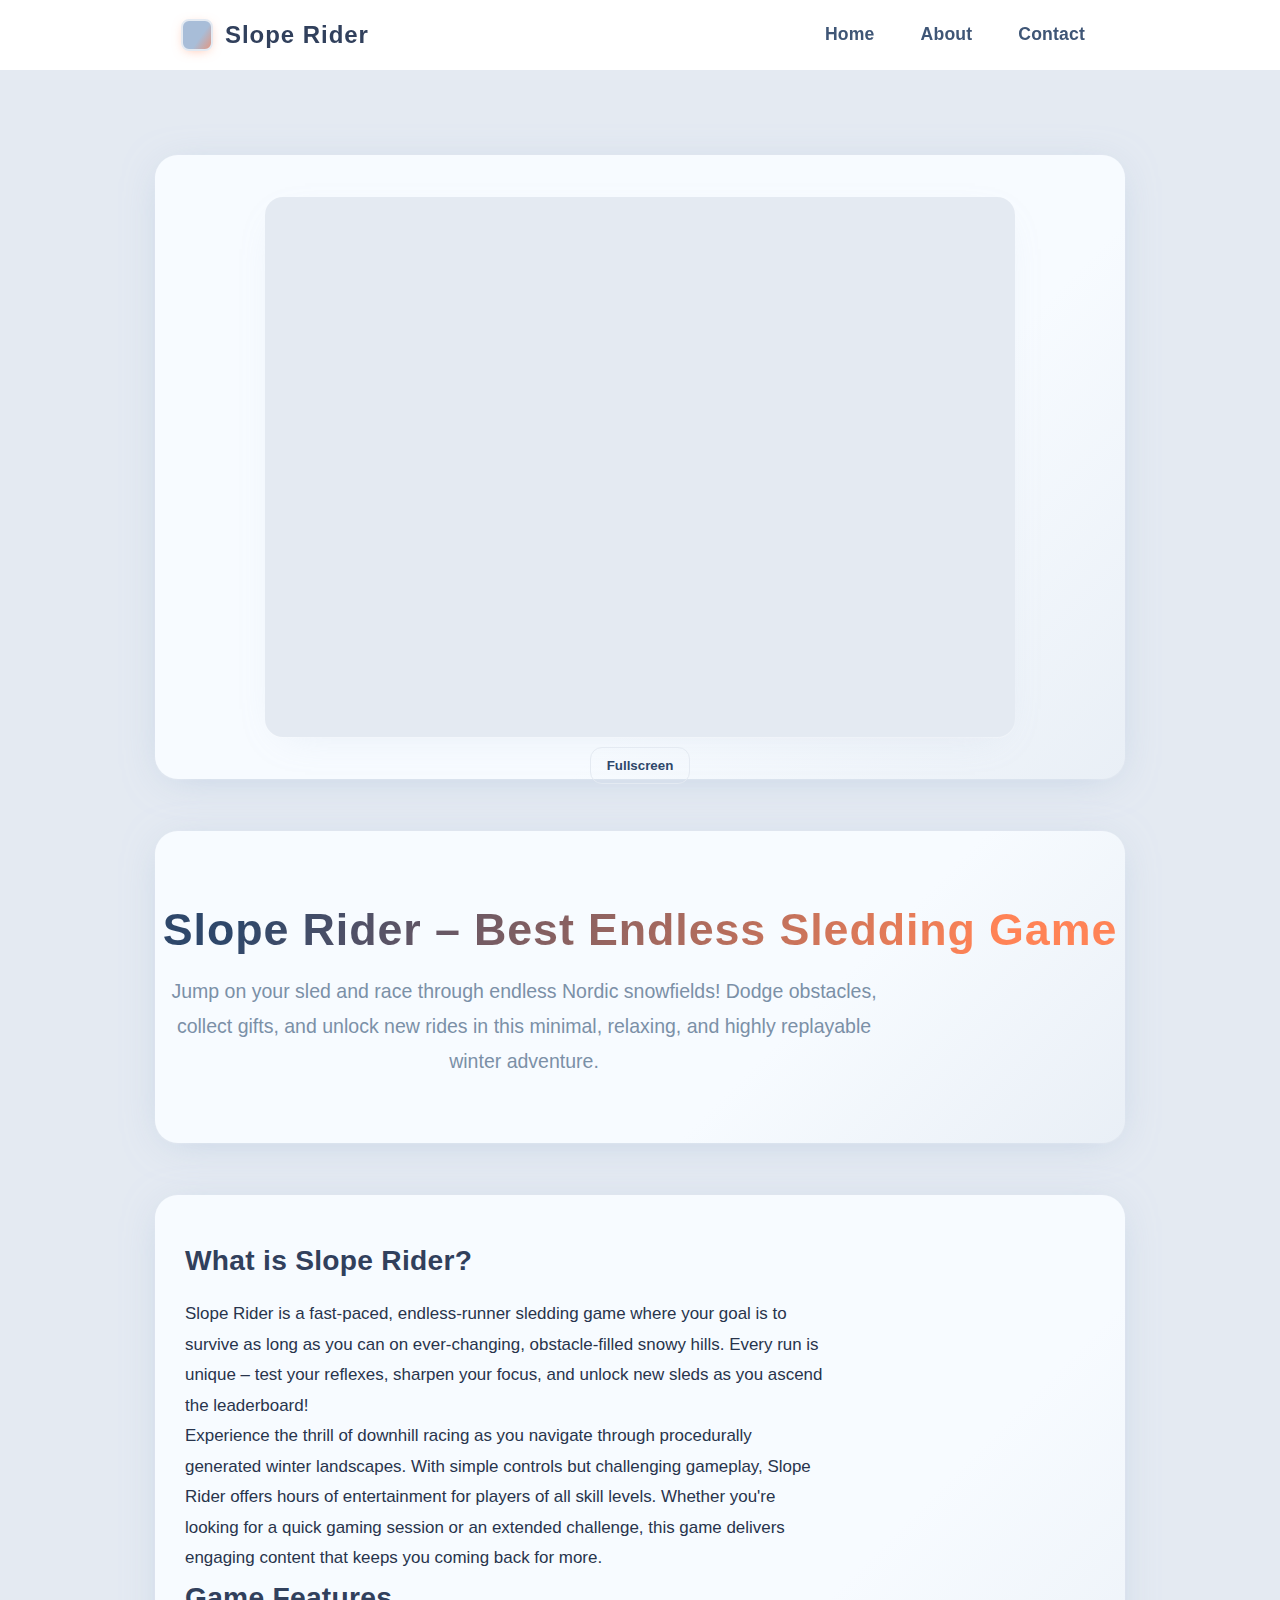
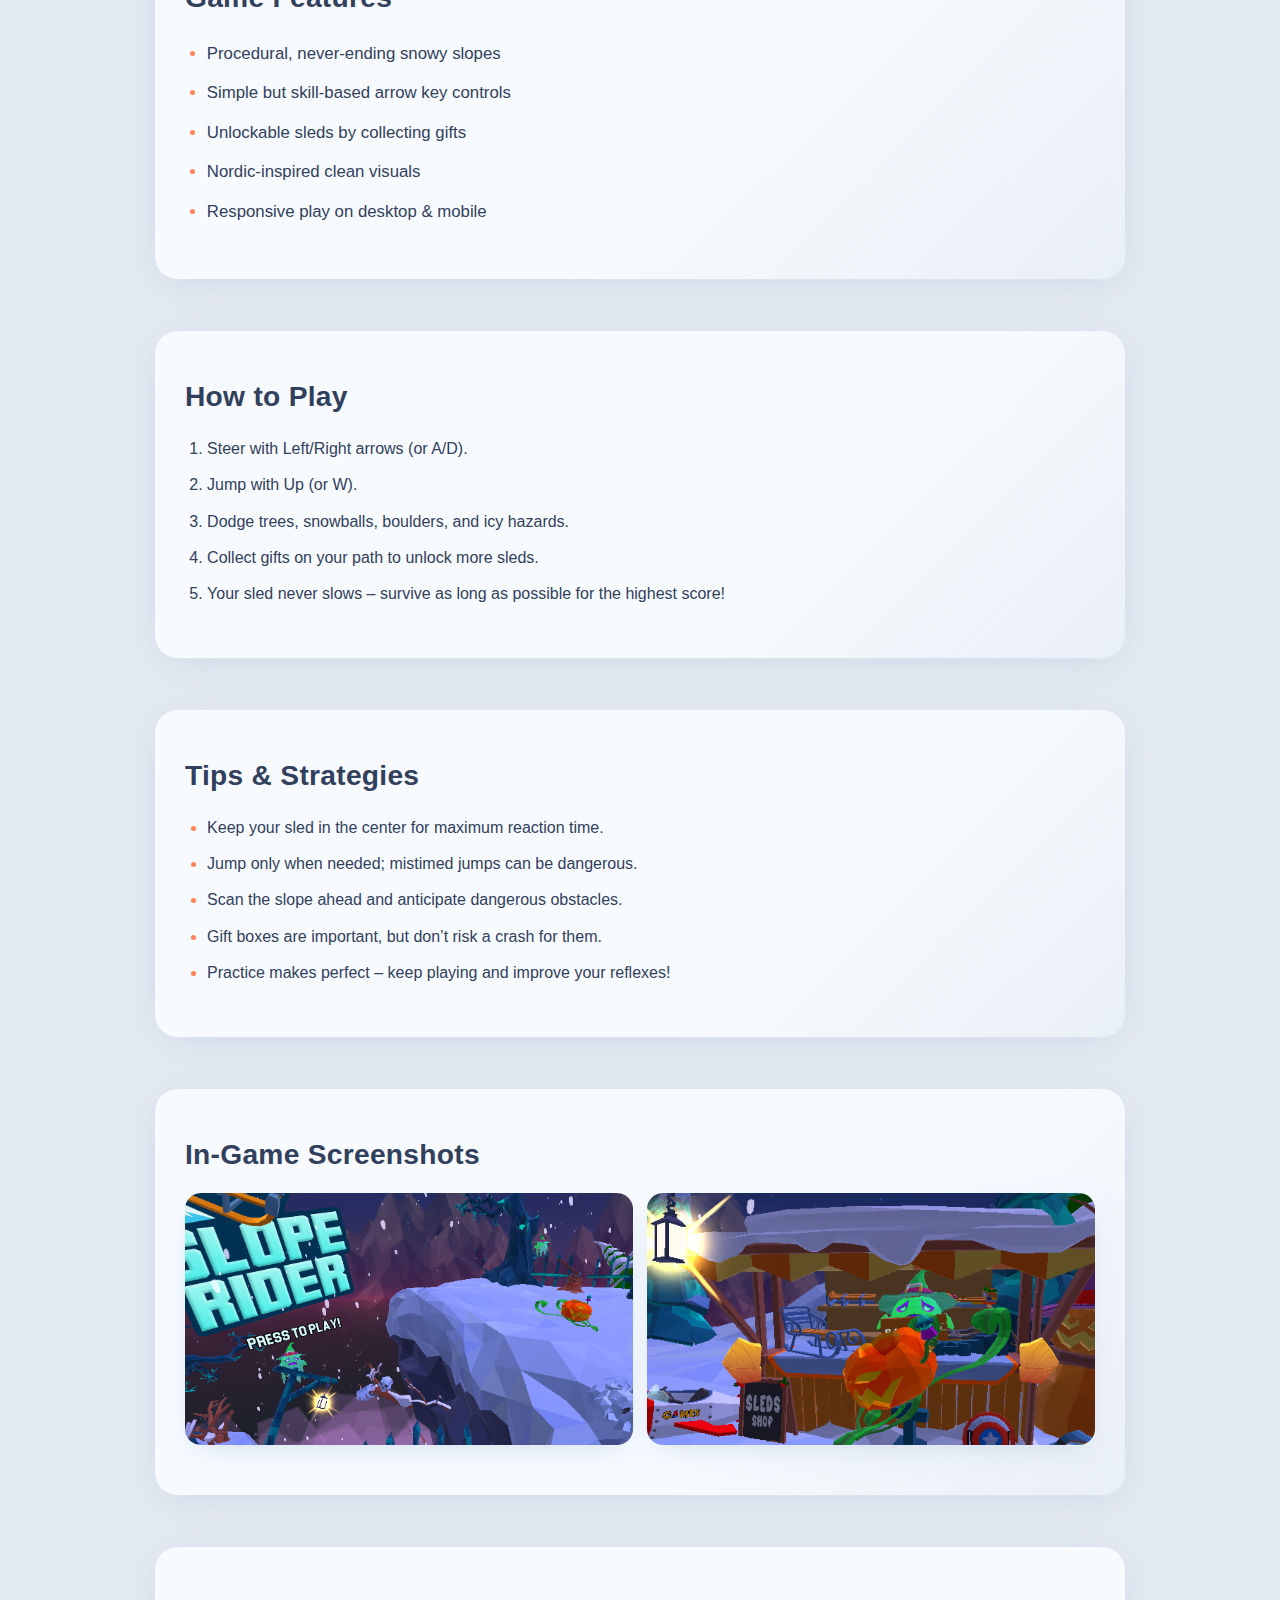
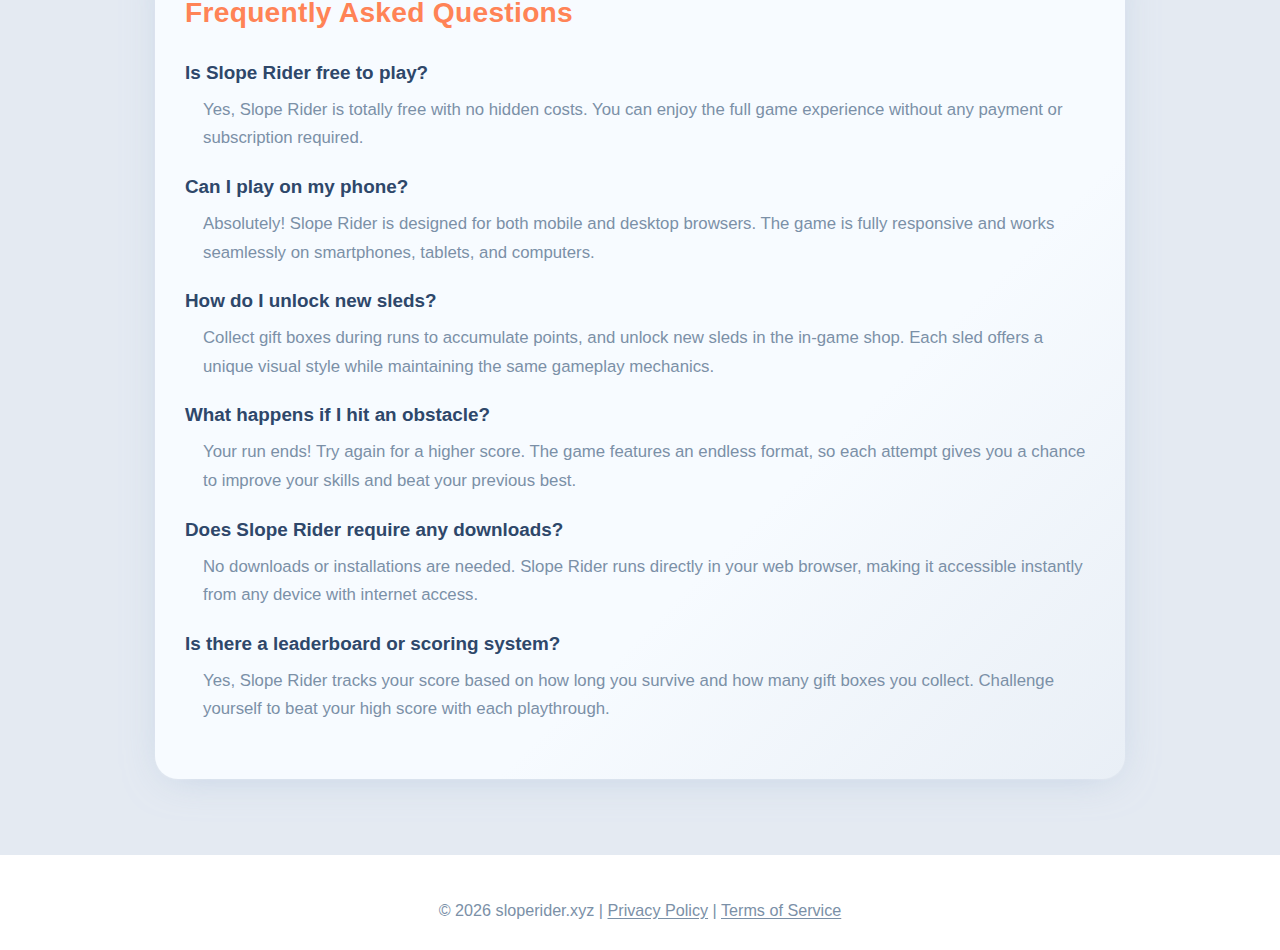
<file: index.html>
<!DOCTYPE html>
<html lang="en">
<head>
  <meta charset="utf-8" />
  <title>Slope Rider Online – Best Endless Sledding Game | sloperider.xyz</title>
  <meta name="description" content="Play Slope Rider, the best endless sledding game. Race downhill, dodge obstacles, unlock sleds, and challenge your reflexes. Enjoy this winter adventure now at sloperider.xyz!" />
  <meta name="viewport" content="width=device-width, initial-scale=1" />
  <link rel="canonical" href="https://sloperider.xyz/" />
  <meta property="og:type" content="website" />
  <meta property="og:site_name" content="Slope Rider" />
  <meta property="og:title" content="Slope Rider Online – Best Endless Sledding Game" />
  <meta property="og:description" content="Race through endless snowy slopes. Dodge obstacles, unlock sleds, and chase high scores at sloperider.xyz." />
  <meta property="og:url" content="https://sloperider.xyz/" />
  <meta property="og:image" content="https://sloperider.xyz/images/111.png" />
  <meta name="twitter:card" content="summary_large_image" />
  <meta name="twitter:title" content="Slope Rider – Best Endless Sledding Game" />
  <meta name="twitter:description" content="Fast, relaxing downhill sledding. Play free at sloperider.xyz." />
  <meta name="twitter:image" content="https://sloperider.xyz/images/111.png" />
  <meta name="google-adsense-account" content="ca-pub-1893638941587898" />
  <link rel="stylesheet" href="style-nordic.css" />
  <link rel="icon" type="image/x-icon" href="favicon.ico" />
  <link rel="shortcut icon" type="image/x-icon" href="favicon.ico" />
  <link rel="icon" type="image/png" href="favicon-32.png" sizes="32x32" />
  <link rel="apple-touch-icon" href="apple-touch-icon.png" sizes="180x180" />
  <style>
    html, body { background: #fff !important; }
    main { background: #E4EAF2 !important; padding: 32px 0 !important; min-height: 100vh !important; }
    section.card { 
      box-shadow: 0 6px 40px -12px #A8BDD8aa, 0 0.5px 2px #fff5 !important; 
      background: linear-gradient(135deg, #f7fbff 65%, #e9eff6 100%) !important; 
      margin-bottom: 44px !important; 
    }
  </style>
  <script async src="https://pagead2.googlesyndication.com/pagead/js/adsbygoogle.js?client=ca-pub-1893638941587898" crossorigin="anonymous"></script>
  <!-- Google tag (gtag.js) -->
  <script async src="https://www.googletagmanager.com/gtag/js?id=G-DZ15EXBSMH"></script>
  <script>
    window.dataLayer = window.dataLayer || [];
    function gtag(){dataLayer.push(arguments);} 
    gtag('js', new Date());

    gtag('config', 'G-DZ15EXBSMH');
  </script>
  <script type="application/ld+json">
  {
    "@context": "https://schema.org",
    "@type": "WebSite",
    "name": "Slope Rider",
    "url": "https://sloperider.xyz",
    "description": "Play Slope Rider, the best endless sledding game. Race downhill, dodge obstacles, unlock sleds, and challenge your reflexes.",
    "publisher": {
      "@type": "Organization",
      "name": "sloperider.xyz",
      "url": "https://sloperider.xyz"
    },
    "potentialAction": {
      "@type": "SearchAction",
      "target": "https://sloperider.xyz/?q={search_term_string}",
      "query-input": "required name=search_term_string"
    }
  }
  </script>
  <script type="application/ld+json">
  {
    "@context": "https://schema.org",
    "@type": "VideoGame",
    "name": "Slope Rider",
    "description": "An endless sledding game where you race downhill, dodge obstacles, unlock sleds, and challenge your reflexes.",
    "url": "https://sloperider.xyz",
    "gamePlatform": "Web Browser",
    "applicationCategory": "Game",
    "operatingSystem": "Any",
    "offers": {
      "@type": "Offer",
      "price": "0",
      "priceCurrency": "USD"
    },
    "aggregateRating": {
      "@type": "AggregateRating",
      "ratingValue": "4.5",
      "ratingCount": "100"
    }
  }
  </script>
  <script type="application/ld+json">
  {
    "@context": "https://schema.org",
    "@type": "FAQPage",
    "mainEntity": [
      {
        "@type": "Question",
        "name": "Is Slope Rider free to play?",
        "acceptedAnswer": {
          "@type": "Answer",
          "text": "Yes, Slope Rider is totally free with no hidden costs."
        }
      },
      {
        "@type": "Question",
        "name": "Can I play on my phone?",
        "acceptedAnswer": {
          "@type": "Answer",
          "text": "Absolutely! Slope Rider is designed for both mobile and desktop browsers."
        }
      },
      {
        "@type": "Question",
        "name": "How do I unlock new sleds?",
        "acceptedAnswer": {
          "@type": "Answer",
          "text": "Collect gift boxes during runs to accumulate points, and unlock new sleds in the in-game shop."
        }
      },
      {
        "@type": "Question",
        "name": "What happens if I hit an obstacle?",
        "acceptedAnswer": {
          "@type": "Answer",
          "text": "Your run ends! Try again for a higher score."
        }
      }
    ]
  }
  </script>
</head>
<body class="theme-nordic">
  <header>
    <nav class="container nav">
      <div class="brand">
        <span class="brand-badge"></span>
        <span>Slope Rider</span>
      </div>
      <div class="nav-links">
        <a href="index.html">Home</a>
        <a href="about.html">About</a>
        <a href="contact.html">Contact</a>
      </div>
    </nav>
  </header>
  <main>
    
    <section id="play" class="container gameplay card">
      <div class="game-box">
        <iframe class="game" src="https://azgames.io/slope-rider.embed" title="Slope Rider" loading="lazy" allowfullscreen allow="fullscreen"></iframe>
        <div class="game-actions">
          <button class="btn-ghost" id="fullscreenBtn" type="button">Fullscreen</button>
        </div>
      </div>
    </section>
    <section class="hero container card">
      <h1>Slope Rider – Best Endless Sledding Game</h1>
      <p class="hero-desc">Jump on your sled and race through endless Nordic snowfields! Dodge obstacles, collect gifts, and unlock new rides in this minimal, relaxing, and highly replayable winter adventure.</p>
    </section>
    <section class="container features card">
      <h2>What is Slope Rider?</h2>
      <p>Slope Rider is a fast-paced, endless-runner sledding game where your goal is to survive as long as you can on ever-changing, obstacle-filled snowy hills. Every run is unique – test your reflexes, sharpen your focus, and unlock new sleds as you ascend the leaderboard!</p>
      <p>Experience the thrill of downhill racing as you navigate through procedurally generated winter landscapes. With simple controls but challenging gameplay, Slope Rider offers hours of entertainment for players of all skill levels. Whether you're looking for a quick gaming session or an extended challenge, this game delivers engaging content that keeps you coming back for more.</p>
      <h2 id="features">Game Features</h2>
      <ul class="feature-list">
        <li>Procedural, never-ending snowy slopes</li>
        <li>Simple but skill-based arrow key controls</li>
        <li>Unlockable sleds by collecting gifts</li>
        <li>Nordic-inspired clean visuals</li>
        <li>Responsive play on desktop & mobile</li>
      </ul>
    </section>
    <section class="container how-to-play card">
      <h2>How to Play</h2>
      <ol>
        <li>Steer with Left/Right arrows (or A/D).</li>
        <li>Jump with Up (or W).</li>
        <li>Dodge trees, snowballs, boulders, and icy hazards.</li>
        <li>Collect gifts on your path to unlock more sleds.</li>
        <li>Your sled never slows – survive as long as possible for the highest score!</li>
      </ol>
    </section>
    <section class="container tips card">
      <h2>Tips & Strategies</h2>
      <ul>
        <li>Keep your sled in the center for maximum reaction time.</li>
        <li>Jump only when needed; mistimed jumps can be dangerous.</li>
        <li>Scan the slope ahead and anticipate dangerous obstacles.</li>
        <li>Gift boxes are important, but don’t risk a crash for them.</li>
        <li>Practice makes perfect – keep playing and improve your reflexes!</li>
      </ul>
    </section>
    <section class="container screens card">
      <h2>In‑Game Screenshots</h2>
      <div class="screens-grid">
        <figure class="shot">
          <img src="images/111.png" alt="Slope Rider screenshot – sled shop and winter scene" loading="lazy" />
        </figure>
        <figure class="shot">
          <img src="images/112.png" alt="Slope Rider screenshot – snowy cliff start area" loading="lazy" />
        </figure>
      </div>
    </section>
    <section class="container faq card">
      <h2>Frequently Asked Questions</h2>
      <dl>
        <dt>Is Slope Rider free to play?</dt>
        <dd>Yes, Slope Rider is totally free with no hidden costs. You can enjoy the full game experience without any payment or subscription required.</dd>
        <dt>Can I play on my phone?</dt>
        <dd>Absolutely! Slope Rider is designed for both mobile and desktop browsers. The game is fully responsive and works seamlessly on smartphones, tablets, and computers.</dd>
        <dt>How do I unlock new sleds?</dt>
        <dd>Collect gift boxes during runs to accumulate points, and unlock new sleds in the in-game shop. Each sled offers a unique visual style while maintaining the same gameplay mechanics.</dd>
        <dt>What happens if I hit an obstacle?</dt>
        <dd>Your run ends! Try again for a higher score. The game features an endless format, so each attempt gives you a chance to improve your skills and beat your previous best.</dd>
        <dt>Does Slope Rider require any downloads?</dt>
        <dd>No downloads or installations are needed. Slope Rider runs directly in your web browser, making it accessible instantly from any device with internet access.</dd>
        <dt>Is there a leaderboard or scoring system?</dt>
        <dd>Yes, Slope Rider tracks your score based on how long you survive and how many gift boxes you collect. Challenge yourself to beat your high score with each playthrough.</dd>
      </dl>
    </section>
  </main>
  <footer>
    <div class="container">&copy; <span id="y"></span> sloperider.xyz | <a href="privacy.html">Privacy Policy</a> | <a href="terms.html">Terms of Service</a></div>
  </footer>
  <script>document.getElementById('y').textContent = new Date().getFullYear();
  (function(){
    var btn = document.getElementById('fullscreenBtn');
    if(btn){
      btn.addEventListener('click', function(){
        var target = document.querySelector('.game-box');
        if(!target) return;
        if (target.requestFullscreen) target.requestFullscreen();
        else if (target.webkitRequestFullscreen) target.webkitRequestFullscreen();
        else if (target.msRequestFullscreen) target.msRequestFullscreen();
      });
    }
  })();
  </script>
</body>
</html>
</file>
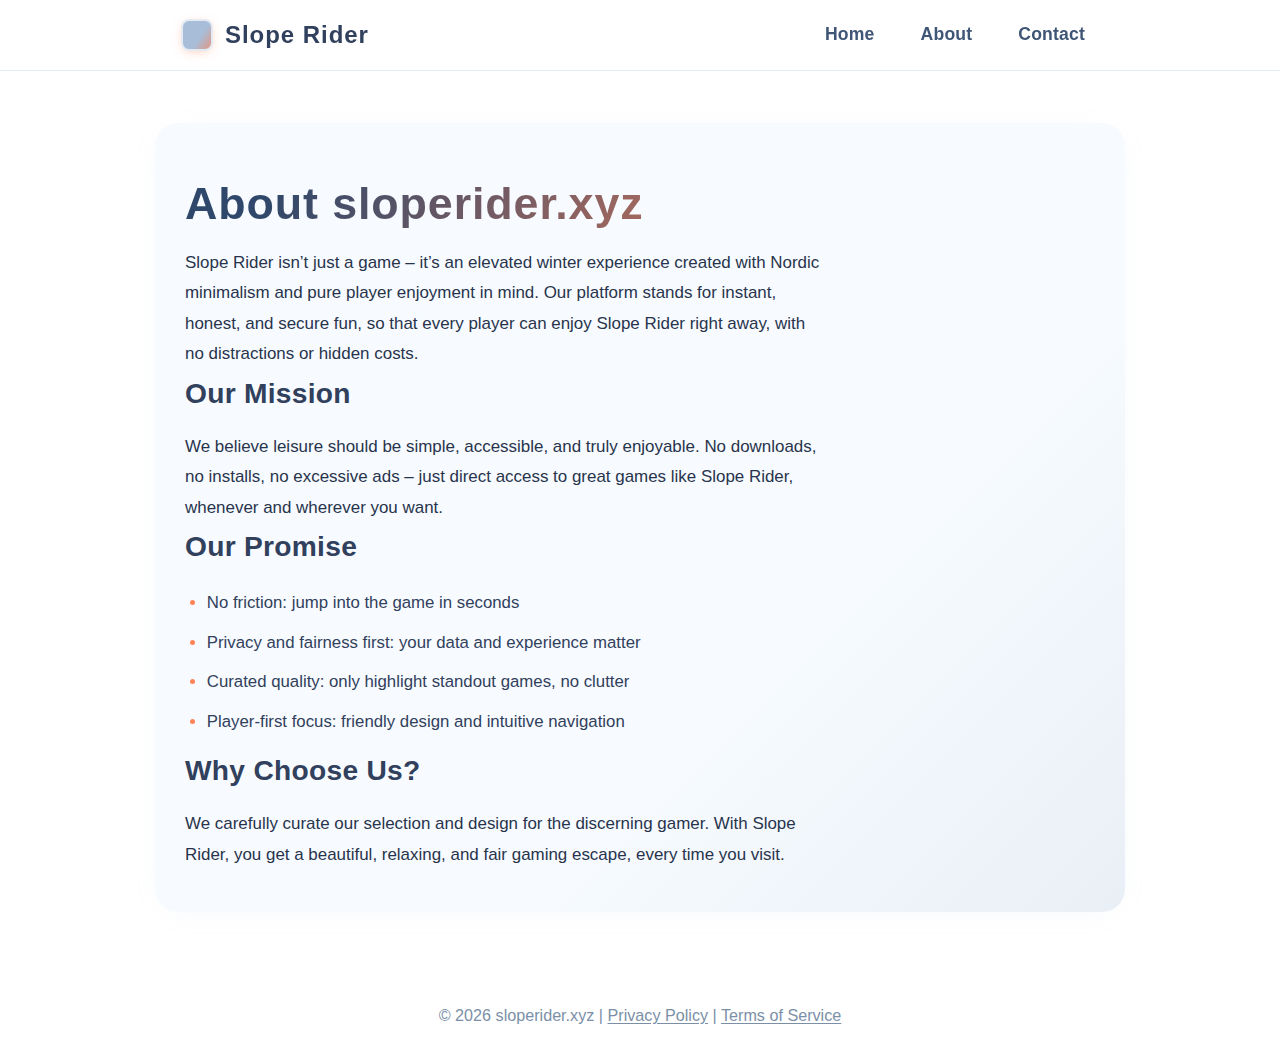
<file: about.html>
<!DOCTYPE html>
<html lang="en">
<head>
  <meta charset="utf-8" />
  <title>About Slope Rider | sloperider.xyz</title>
  <meta name="description" content="Learn about the values, promise, and mission behind Slope Rider and the sloperider.xyz platform." />
  <meta name="viewport" content="width=device-width, initial-scale=1" />
  <link rel="canonical" href="https://sloperider.xyz/about.html" />
  <meta property="og:type" content="website" />
  <meta property="og:site_name" content="Slope Rider" />
  <meta property="og:title" content="About Slope Rider | sloperider.xyz" />
  <meta property="og:description" content="Our mission and promise: instant, honest, secure fun with curated quality." />
  <meta property="og:url" content="https://sloperider.xyz/about.html" />
  <meta property="og:image" content="https://sloperider.xyz/images/111.png" />
  <meta name="twitter:card" content="summary_large_image" />
  <meta name="twitter:title" content="About Slope Rider" />
  <meta name="twitter:description" content="Learn our values, promise, and mission behind sloperider.xyz." />
  <meta name="twitter:image" content="https://sloperider.xyz/images/111.png" />
  <meta name="google-adsense-account" content="ca-pub-1893638941587898" />
  <link rel="stylesheet" href="style-nordic.css" />
  <link rel="icon" type="image/x-icon" href="favicon.ico" />
  <link rel="shortcut icon" type="image/x-icon" href="favicon.ico" />
  <link rel="icon" type="image/png" href="favicon-32.png" sizes="32x32" />
  <link rel="apple-touch-icon" href="apple-touch-icon.png" sizes="180x180" />
  <script async src="https://pagead2.googlesyndication.com/pagead/js/adsbygoogle.js?client=ca-pub-1893638941587898" crossorigin="anonymous"></script>
  <!-- Google tag (gtag.js) -->
  <script async src="https://www.googletagmanager.com/gtag/js?id=G-DZ15EXBSMH"></script>
  <script>
    window.dataLayer = window.dataLayer || [];
    function gtag(){dataLayer.push(arguments);} 
    gtag('js', new Date());

    gtag('config', 'G-DZ15EXBSMH');
  </script>
</head>
<body class="theme-nordic">
  <header>
    <nav class="container nav">
      <div class="brand">
        <span class="brand-badge"></span>
        <span>Slope Rider</span>
      </div>
      <div class="nav-links">
        <a href="index.html">Home</a>
        <a href="about.html">About</a>
        <a href="contact.html">Contact</a>
      </div>
    </nav>
  </header>
  <main>
    <section class="container card">
      <h1>About sloperider.xyz</h1>
      <p>Slope Rider isn’t just a game – it’s an elevated winter experience created with Nordic minimalism and pure player enjoyment in mind. Our platform stands for instant, honest, and secure fun, so that every player can enjoy Slope Rider right away, with no distractions or hidden costs.</p>
      <h2>Our Mission</h2>
      <p>We believe leisure should be simple, accessible, and truly enjoyable. No downloads, no installs, no excessive ads – just direct access to great games like Slope Rider, whenever and wherever you want.</p>
      <h2>Our Promise</h2>
      <ul class="feature-list">
        <li>No friction: jump into the game in seconds</li>
        <li>Privacy and fairness first: your data and experience matter</li>
        <li>Curated quality: only highlight standout games, no clutter</li>
        <li>Player-first focus: friendly design and intuitive navigation</li>
      </ul>
      <h2>Why Choose Us?</h2>
      <p>We carefully curate our selection and design for the discerning gamer. With Slope Rider, you get a beautiful, relaxing, and fair gaming escape, every time you visit.</p>
    </section>
  </main>
  <footer>
    <div class="container">&copy; <span id="y"></span> sloperider.xyz | <a href="privacy.html">Privacy Policy</a> | <a href="terms.html">Terms of Service</a></div>
  </footer>
  <script>document.getElementById('y').textContent = new Date().getFullYear();</script>
</body>
</html>
</file>
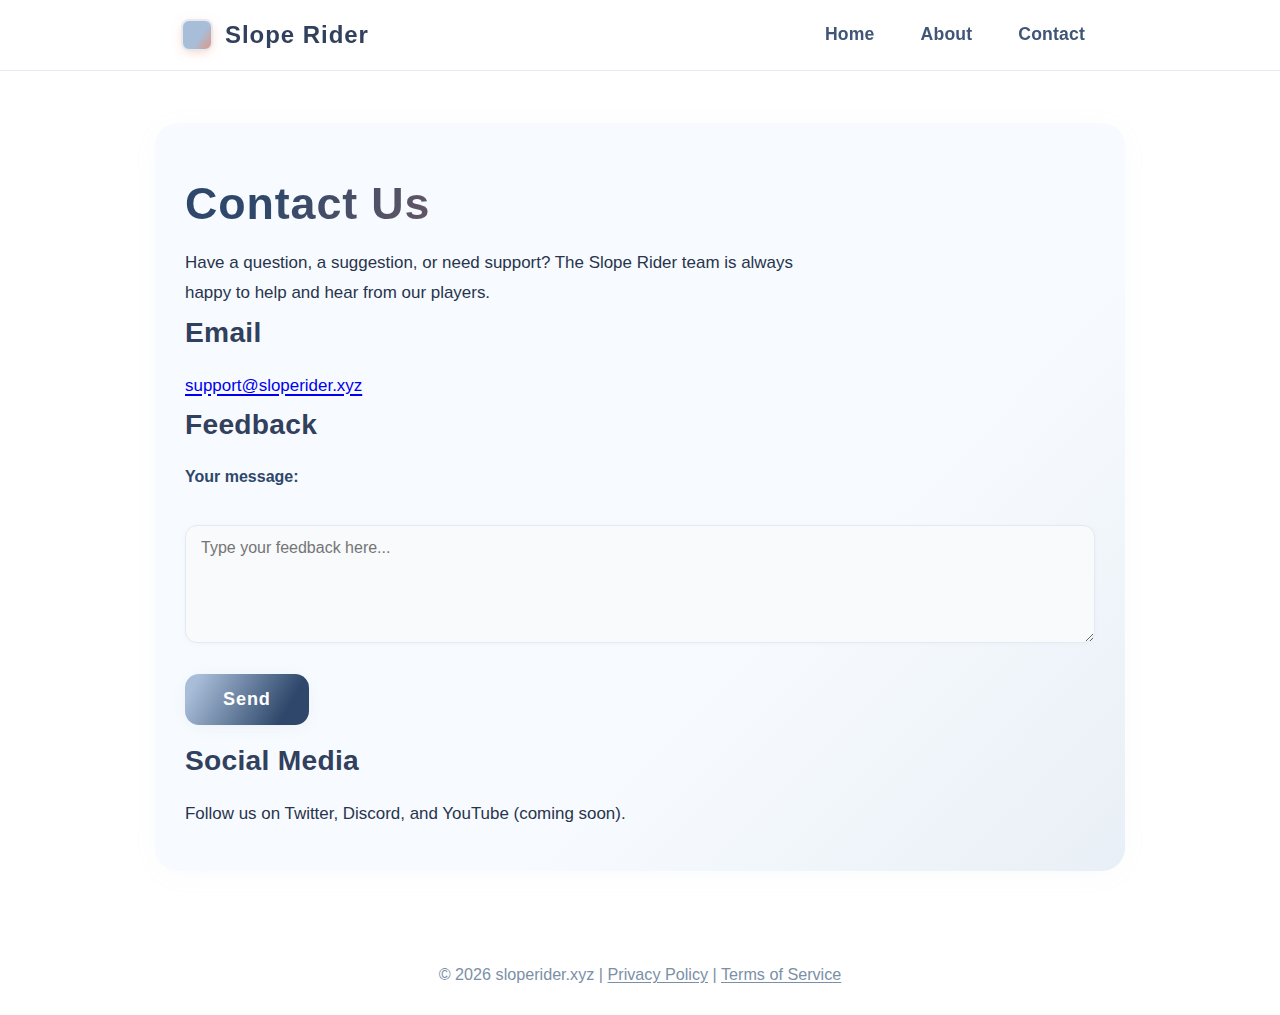
<file: contact.html>
<!DOCTYPE html>
<html lang="en">
<head>
  <meta charset="utf-8" />
  <title>Contact Us | sloperider.xyz</title>
  <meta name="description" content="Contact the Slope Rider team for support, feedback, or partnership inquiries." />
  <meta name="viewport" content="width=device-width, initial-scale=1" />
  <link rel="canonical" href="https://sloperider.xyz/contact.html" />
  <meta property="og:type" content="website" />
  <meta property="og:site_name" content="Slope Rider" />
  <meta property="og:title" content="Contact Us | sloperider.xyz" />
  <meta property="og:description" content="Get in touch for support, feedback, or partnership opportunities." />
  <meta property="og:url" content="https://sloperider.xyz/contact.html" />
  <meta property="og:image" content="https://sloperider.xyz/images/111.png" />
  <meta name="twitter:card" content="summary_large_image" />
  <meta name="twitter:title" content="Contact Slope Rider" />
  <meta name="twitter:description" content="Reach the Slope Rider team for support and feedback." />
  <meta name="twitter:image" content="https://sloperider.xyz/images/111.png" />
  <meta name="google-adsense-account" content="ca-pub-1893638941587898" />
  <link rel="stylesheet" href="style-nordic.css" />
  <link rel="icon" type="image/x-icon" href="favicon.ico" />
  <link rel="shortcut icon" type="image/x-icon" href="favicon.ico" />
  <link rel="icon" type="image/png" href="favicon-32.png" sizes="32x32" />
  <link rel="apple-touch-icon" href="apple-touch-icon.png" sizes="180x180" />
  <script async src="https://pagead2.googlesyndication.com/pagead/js/adsbygoogle.js?client=ca-pub-1893638941587898" crossorigin="anonymous"></script>
  <!-- Google tag (gtag.js) -->
  <script async src="https://www.googletagmanager.com/gtag/js?id=G-DZ15EXBSMH"></script>
  <script>
    window.dataLayer = window.dataLayer || [];
    function gtag(){dataLayer.push(arguments);} 
    gtag('js', new Date());

    gtag('config', 'G-DZ15EXBSMH');
  </script>
</head>
<body class="theme-nordic">
  <header>
    <nav class="container nav">
      <div class="brand">
        <span class="brand-badge"></span>
        <span>Slope Rider</span>
      </div>
      <div class="nav-links">
        <a href="index.html">Home</a>
        <a href="about.html">About</a>
        <a href="contact.html">Contact</a>
      </div>
    </nav>
  </header>
  <main>
    <section class="container card">
      <h1>Contact Us</h1>
      <p>Have a question, a suggestion, or need support? The Slope Rider team is always happy to help and hear from our players.</p>
      <h2>Email</h2>
      <p><a href="mailto:support@sloperider.xyz">support@sloperider.xyz</a></p>
      <h2>Feedback</h2>
      <form id="contactForm" autocomplete="off">
        <label for="message">Your message:</label><br>
        <textarea id="message" name="message" rows="5" placeholder="Type your feedback here..." style="width:100%;"></textarea><br>
        <button class="btn-primary" type="submit" id="submitBtn">Send</button>
      </form>
      <div id="formAlert" style="color: var(--accent); font-weight:600; margin-bottom:12px;"></div>
      <h2>Social Media</h2>
      <p>Follow us on Twitter, Discord, and YouTube (coming soon).</p>
    </section>
  </main>
  <footer>
    <div class="container">&copy; <span id="y"></span> sloperider.xyz | <a href="privacy.html">Privacy Policy</a> | <a href="terms.html">Terms of Service</a></div>
  </footer>
  <script>document.getElementById('y').textContent = new Date().getFullYear();
  // 表单简易校验+反馈
  const form=document.getElementById('contactForm'), msg=document.getElementById('message'), btn=document.getElementById('submitBtn'), alert=document.getElementById('formAlert');
  form.onsubmit=function(e){
    e.preventDefault();
    btn.disabled=true;
    if(msg.value.trim().length<3){
      alert.textContent='Please enter your message (at least 3 characters).';
      btn.disabled=false;
      msg.focus();
      return false;
    }
    alert.textContent='Thank you for your feedback!';
    msg.value='';
    setTimeout(()=>{alert.textContent='';btn.disabled=false;},1800);
    return false;
  }
  </script>
</body>
</html>
</file>
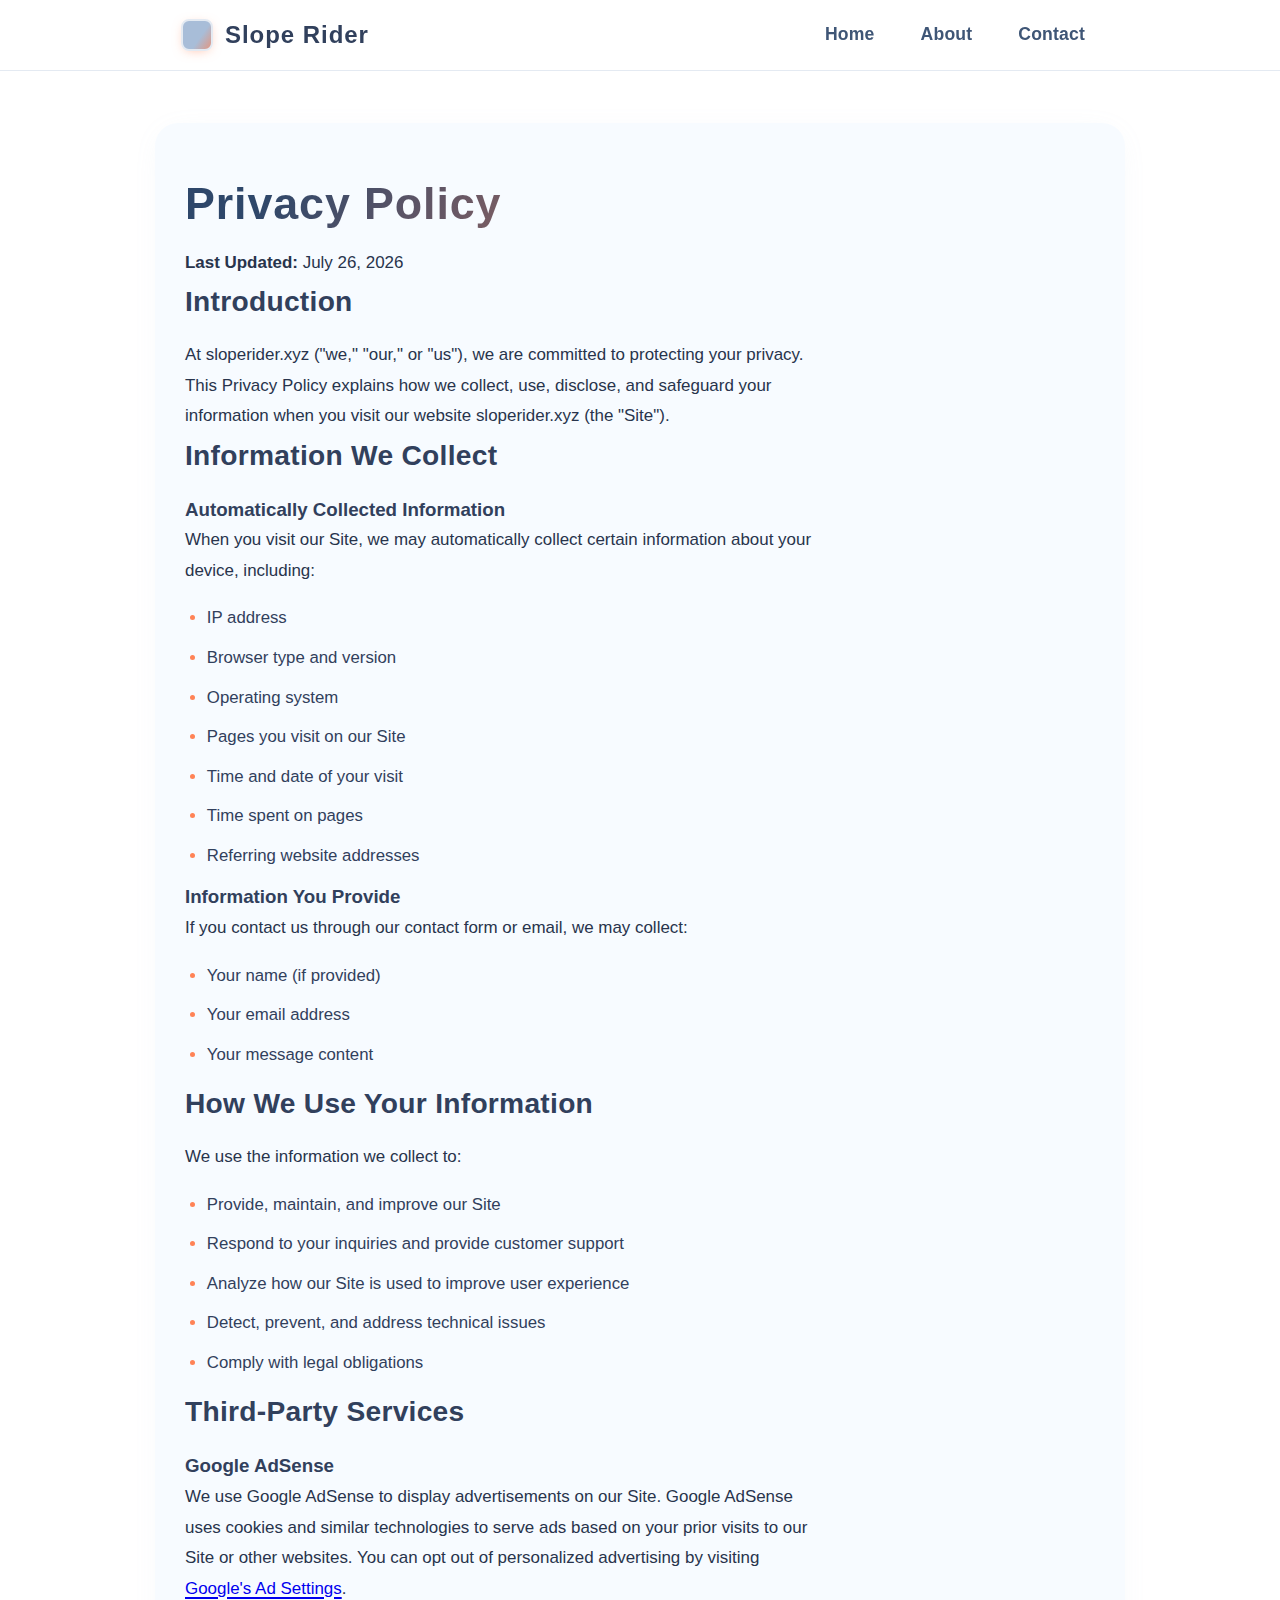
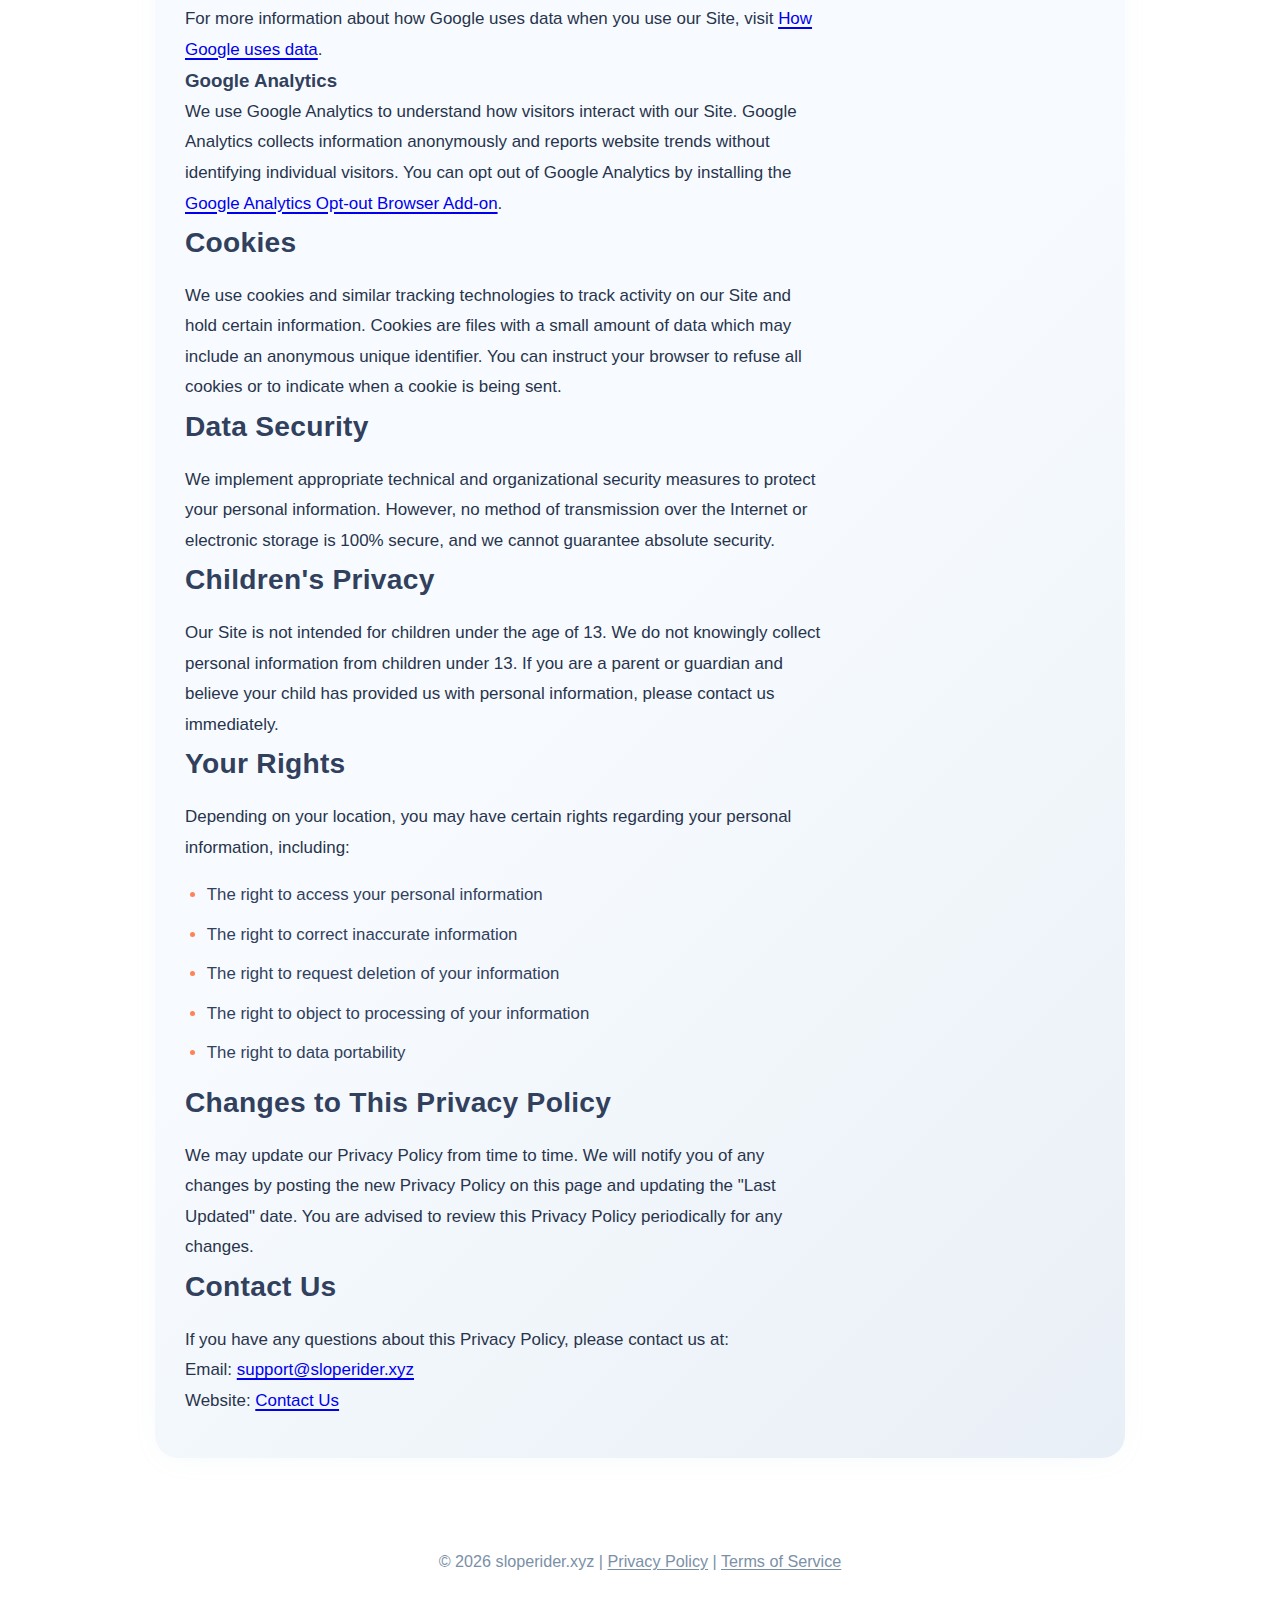
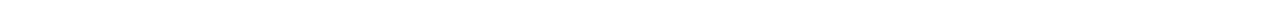
<file: privacy.html>
<!DOCTYPE html>
<html lang="en">
<head>
  <meta charset="utf-8" />
  <title>Privacy Policy | sloperider.xyz</title>
  <meta name="description" content="Privacy Policy for sloperider.xyz - Learn how we collect, use, and protect your personal information." />
  <meta name="viewport" content="width=device-width, initial-scale=1" />
  <link rel="canonical" href="https://sloperider.xyz/privacy.html" />
  <meta property="og:type" content="website" />
  <meta property="og:site_name" content="Slope Rider" />
  <meta property="og:title" content="Privacy Policy | sloperider.xyz" />
  <meta property="og:description" content="Our commitment to protecting your privacy and personal information." />
  <meta property="og:url" content="https://sloperider.xyz/privacy.html" />
  <meta property="og:image" content="https://sloperider.xyz/images/111.png" />
  <meta name="twitter:card" content="summary_large_image" />
  <meta name="twitter:title" content="Privacy Policy | sloperider.xyz" />
  <meta name="twitter:description" content="Learn how we protect your privacy." />
  <meta name="twitter:image" content="https://sloperider.xyz/images/111.png" />
  <meta name="google-adsense-account" content="ca-pub-1893638941587898" />
  <link rel="stylesheet" href="style-nordic.css" />
  <link rel="icon" type="image/x-icon" href="favicon.ico" />
  <link rel="shortcut icon" type="image/x-icon" href="favicon.ico" />
  <link rel="icon" type="image/png" href="favicon-32.png" sizes="32x32" />
  <link rel="apple-touch-icon" href="apple-touch-icon.png" sizes="180x180" />
  <script async src="https://pagead2.googlesyndication.com/pagead/js/adsbygoogle.js?client=ca-pub-1893638941587898" crossorigin="anonymous"></script>
  <!-- Google tag (gtag.js) -->
  <script async src="https://www.googletagmanager.com/gtag/js?id=G-DZ15EXBSMH"></script>
  <script>
    window.dataLayer = window.dataLayer || [];
    function gtag(){dataLayer.push(arguments);} 
    gtag('js', new Date());
    gtag('config', 'G-DZ15EXBSMH');
  </script>
</head>
<body class="theme-nordic">
  <header>
    <nav class="container nav">
      <div class="brand">
        <span class="brand-badge"></span>
        <span>Slope Rider</span>
      </div>
      <div class="nav-links">
        <a href="index.html">Home</a>
        <a href="about.html">About</a>
        <a href="contact.html">Contact</a>
      </div>
    </nav>
  </header>
  <main>
    <section class="container card">
      <h1>Privacy Policy</h1>
      <p><strong>Last Updated:</strong> <span id="lastUpdated"></span></p>
      
      <h2>Introduction</h2>
      <p>At sloperider.xyz ("we," "our," or "us"), we are committed to protecting your privacy. This Privacy Policy explains how we collect, use, disclose, and safeguard your information when you visit our website sloperider.xyz (the "Site").</p>
      
      <h2>Information We Collect</h2>
      <h3>Automatically Collected Information</h3>
      <p>When you visit our Site, we may automatically collect certain information about your device, including:</p>
      <ul class="feature-list">
        <li>IP address</li>
        <li>Browser type and version</li>
        <li>Operating system</li>
        <li>Pages you visit on our Site</li>
        <li>Time and date of your visit</li>
        <li>Time spent on pages</li>
        <li>Referring website addresses</li>
      </ul>
      
      <h3>Information You Provide</h3>
      <p>If you contact us through our contact form or email, we may collect:</p>
      <ul class="feature-list">
        <li>Your name (if provided)</li>
        <li>Your email address</li>
        <li>Your message content</li>
      </ul>
      
      <h2>How We Use Your Information</h2>
      <p>We use the information we collect to:</p>
      <ul class="feature-list">
        <li>Provide, maintain, and improve our Site</li>
        <li>Respond to your inquiries and provide customer support</li>
        <li>Analyze how our Site is used to improve user experience</li>
        <li>Detect, prevent, and address technical issues</li>
        <li>Comply with legal obligations</li>
      </ul>
      
      <h2>Third-Party Services</h2>
      <h3>Google AdSense</h3>
      <p>We use Google AdSense to display advertisements on our Site. Google AdSense uses cookies and similar technologies to serve ads based on your prior visits to our Site or other websites. You can opt out of personalized advertising by visiting <a href="https://www.google.com/settings/ads" target="_blank" rel="noopener noreferrer">Google's Ad Settings</a>.</p>
      <p>For more information about how Google uses data when you use our Site, visit <a href="https://policies.google.com/technologies/partner-sites" target="_blank" rel="noopener noreferrer">How Google uses data</a>.</p>
      
      <h3>Google Analytics</h3>
      <p>We use Google Analytics to understand how visitors interact with our Site. Google Analytics collects information anonymously and reports website trends without identifying individual visitors. You can opt out of Google Analytics by installing the <a href="https://tools.google.com/dlpage/gaoptout" target="_blank" rel="noopener noreferrer">Google Analytics Opt-out Browser Add-on</a>.</p>
      
      <h2>Cookies</h2>
      <p>We use cookies and similar tracking technologies to track activity on our Site and hold certain information. Cookies are files with a small amount of data which may include an anonymous unique identifier. You can instruct your browser to refuse all cookies or to indicate when a cookie is being sent.</p>
      
      <h2>Data Security</h2>
      <p>We implement appropriate technical and organizational security measures to protect your personal information. However, no method of transmission over the Internet or electronic storage is 100% secure, and we cannot guarantee absolute security.</p>
      
      <h2>Children's Privacy</h2>
      <p>Our Site is not intended for children under the age of 13. We do not knowingly collect personal information from children under 13. If you are a parent or guardian and believe your child has provided us with personal information, please contact us immediately.</p>
      
      <h2>Your Rights</h2>
      <p>Depending on your location, you may have certain rights regarding your personal information, including:</p>
      <ul class="feature-list">
        <li>The right to access your personal information</li>
        <li>The right to correct inaccurate information</li>
        <li>The right to request deletion of your information</li>
        <li>The right to object to processing of your information</li>
        <li>The right to data portability</li>
      </ul>
      
      <h2>Changes to This Privacy Policy</h2>
      <p>We may update our Privacy Policy from time to time. We will notify you of any changes by posting the new Privacy Policy on this page and updating the "Last Updated" date. You are advised to review this Privacy Policy periodically for any changes.</p>
      
      <h2>Contact Us</h2>
      <p>If you have any questions about this Privacy Policy, please contact us at:</p>
      <p>Email: <a href="mailto:support@sloperider.xyz">support@sloperider.xyz</a></p>
      <p>Website: <a href="contact.html">Contact Us</a></p>
    </section>
  </main>
  <footer>
    <div class="container">&copy; <span id="y"></span> sloperider.xyz | <a href="privacy.html">Privacy Policy</a> | <a href="terms.html">Terms of Service</a></div>
  </footer>
  <script>
    document.getElementById('y').textContent = new Date().getFullYear();
    document.getElementById('lastUpdated').textContent = new Date().toLocaleDateString('en-US', { year: 'numeric', month: 'long', day: 'numeric' });
  </script>
</body>
</html>
</file>
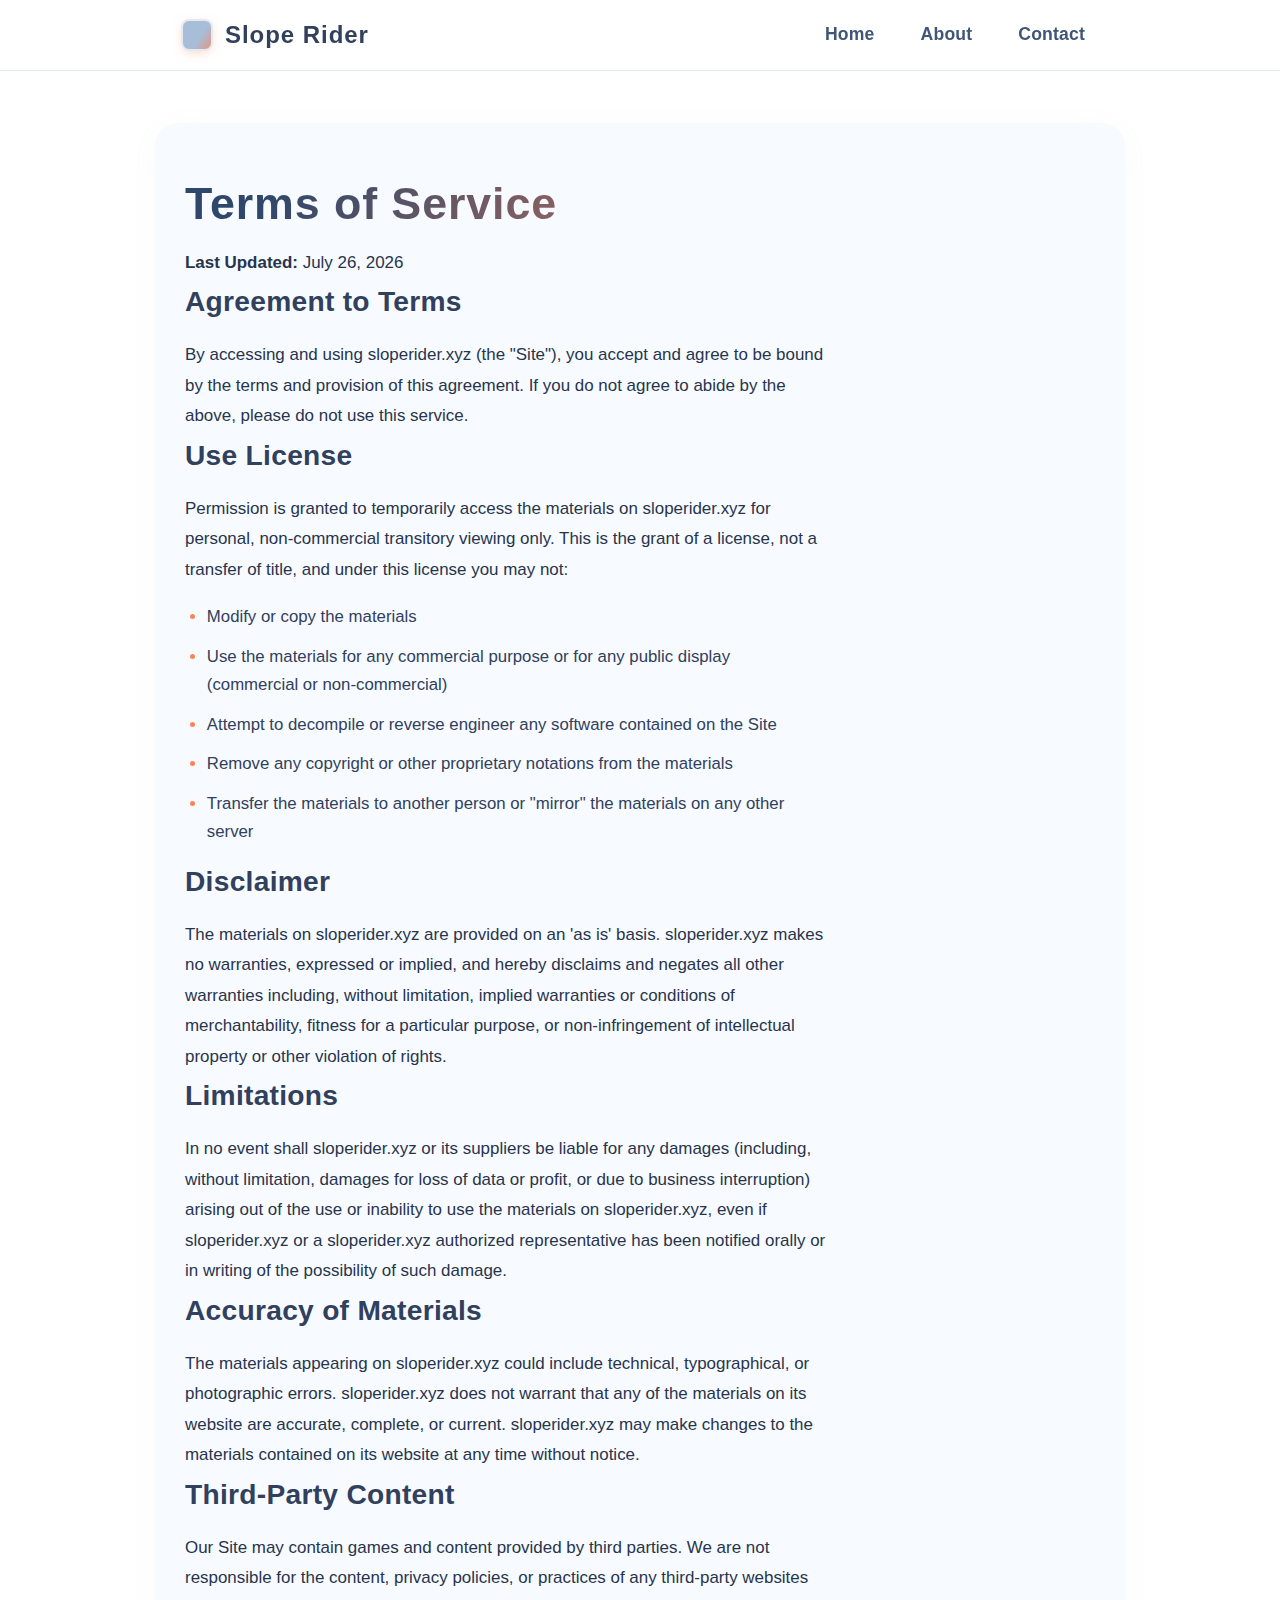
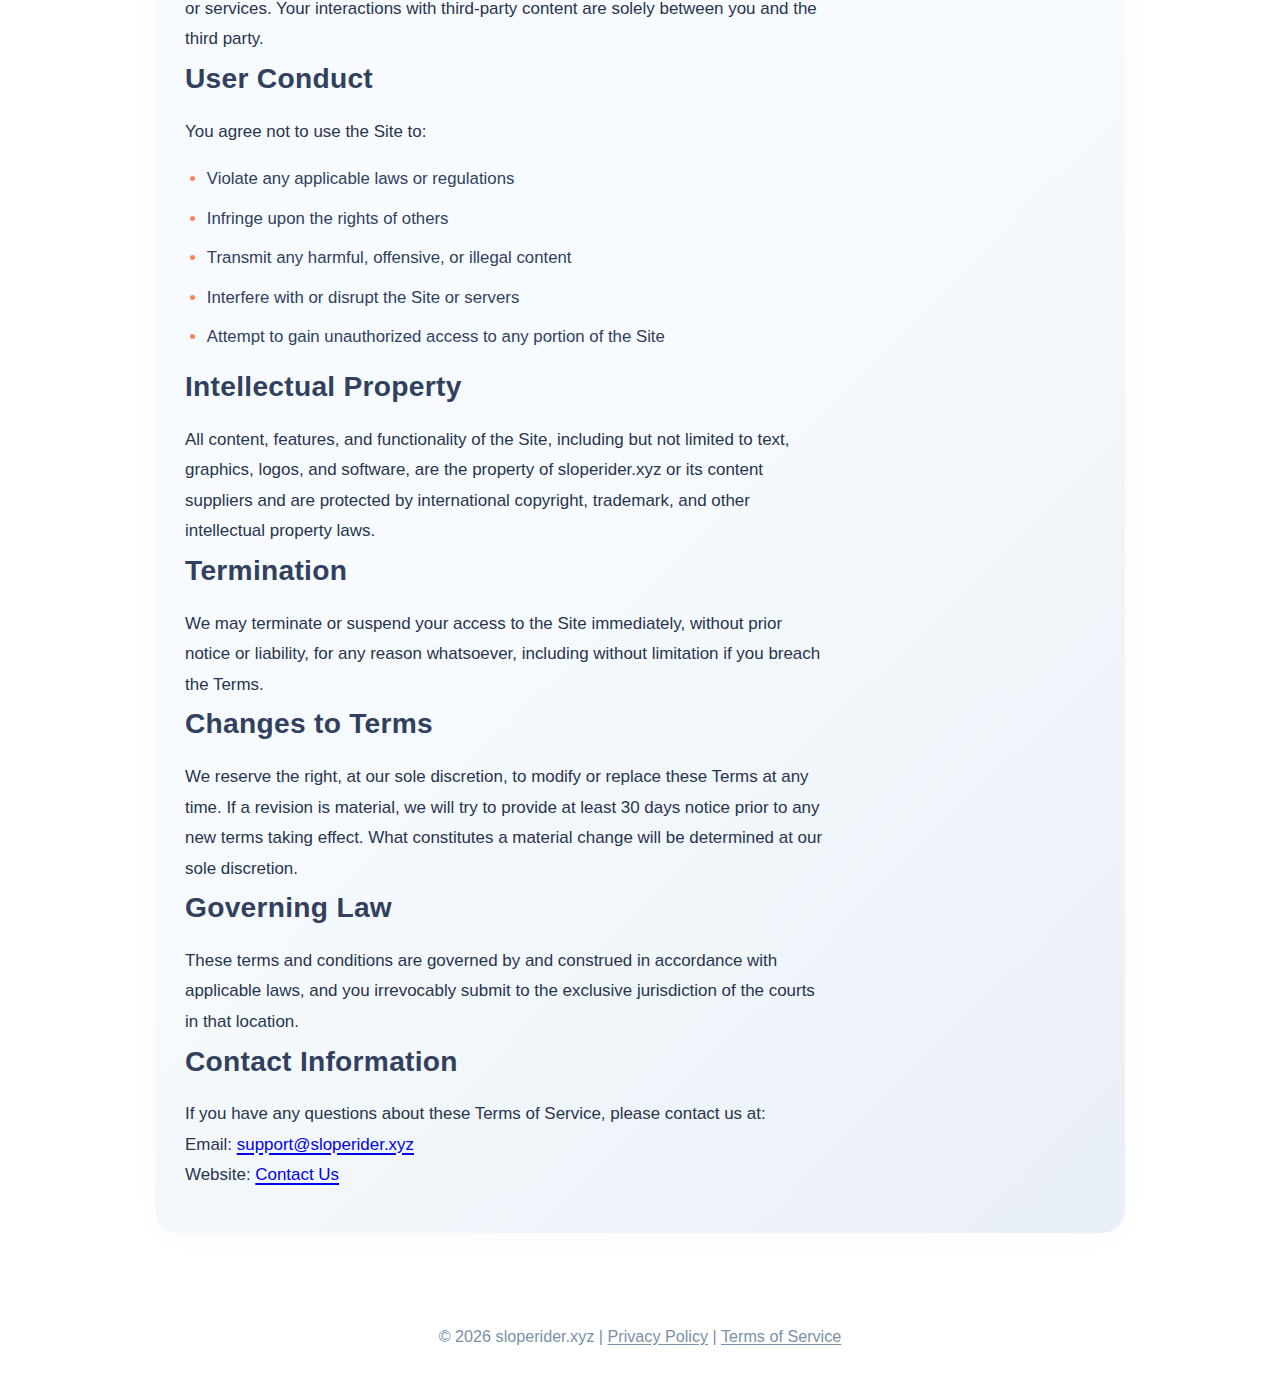
<file: terms.html>
<!DOCTYPE html>
<html lang="en">
<head>
  <meta charset="utf-8" />
  <title>Terms of Service | sloperider.xyz</title>
  <meta name="description" content="Terms of Service for sloperider.xyz - Read our terms and conditions for using our website." />
  <meta name="viewport" content="width=device-width, initial-scale=1" />
  <link rel="canonical" href="https://sloperider.xyz/terms.html" />
  <meta property="og:type" content="website" />
  <meta property="og:site_name" content="Slope Rider" />
  <meta property="og:title" content="Terms of Service | sloperider.xyz" />
  <meta property="og:description" content="Terms and conditions for using sloperider.xyz." />
  <meta property="og:url" content="https://sloperider.xyz/terms.html" />
  <meta property="og:image" content="https://sloperider.xyz/images/111.png" />
  <meta name="twitter:card" content="summary_large_image" />
  <meta name="twitter:title" content="Terms of Service | sloperider.xyz" />
  <meta name="twitter:description" content="Read our terms and conditions." />
  <meta name="twitter:image" content="https://sloperider.xyz/images/111.png" />
  <meta name="google-adsense-account" content="ca-pub-1893638941587898" />
  <link rel="stylesheet" href="style-nordic.css" />
  <link rel="icon" type="image/x-icon" href="favicon.ico" />
  <link rel="shortcut icon" type="image/x-icon" href="favicon.ico" />
  <link rel="icon" type="image/png" href="favicon-32.png" sizes="32x32" />
  <link rel="apple-touch-icon" href="apple-touch-icon.png" sizes="180x180" />
  <script async src="https://pagead2.googlesyndication.com/pagead/js/adsbygoogle.js?client=ca-pub-1893638941587898" crossorigin="anonymous"></script>
  <!-- Google tag (gtag.js) -->
  <script async src="https://www.googletagmanager.com/gtag/js?id=G-DZ15EXBSMH"></script>
  <script>
    window.dataLayer = window.dataLayer || [];
    function gtag(){dataLayer.push(arguments);} 
    gtag('js', new Date());
    gtag('config', 'G-DZ15EXBSMH');
  </script>
</head>
<body class="theme-nordic">
  <header>
    <nav class="container nav">
      <div class="brand">
        <span class="brand-badge"></span>
        <span>Slope Rider</span>
      </div>
      <div class="nav-links">
        <a href="index.html">Home</a>
        <a href="about.html">About</a>
        <a href="contact.html">Contact</a>
      </div>
    </nav>
  </header>
  <main>
    <section class="container card">
      <h1>Terms of Service</h1>
      <p><strong>Last Updated:</strong> <span id="lastUpdated"></span></p>
      
      <h2>Agreement to Terms</h2>
      <p>By accessing and using sloperider.xyz (the "Site"), you accept and agree to be bound by the terms and provision of this agreement. If you do not agree to abide by the above, please do not use this service.</p>
      
      <h2>Use License</h2>
      <p>Permission is granted to temporarily access the materials on sloperider.xyz for personal, non-commercial transitory viewing only. This is the grant of a license, not a transfer of title, and under this license you may not:</p>
      <ul class="feature-list">
        <li>Modify or copy the materials</li>
        <li>Use the materials for any commercial purpose or for any public display (commercial or non-commercial)</li>
        <li>Attempt to decompile or reverse engineer any software contained on the Site</li>
        <li>Remove any copyright or other proprietary notations from the materials</li>
        <li>Transfer the materials to another person or "mirror" the materials on any other server</li>
      </ul>
      
      <h2>Disclaimer</h2>
      <p>The materials on sloperider.xyz are provided on an 'as is' basis. sloperider.xyz makes no warranties, expressed or implied, and hereby disclaims and negates all other warranties including, without limitation, implied warranties or conditions of merchantability, fitness for a particular purpose, or non-infringement of intellectual property or other violation of rights.</p>
      
      <h2>Limitations</h2>
      <p>In no event shall sloperider.xyz or its suppliers be liable for any damages (including, without limitation, damages for loss of data or profit, or due to business interruption) arising out of the use or inability to use the materials on sloperider.xyz, even if sloperider.xyz or a sloperider.xyz authorized representative has been notified orally or in writing of the possibility of such damage.</p>
      
      <h2>Accuracy of Materials</h2>
      <p>The materials appearing on sloperider.xyz could include technical, typographical, or photographic errors. sloperider.xyz does not warrant that any of the materials on its website are accurate, complete, or current. sloperider.xyz may make changes to the materials contained on its website at any time without notice.</p>
      
      <h2>Third-Party Content</h2>
      <p>Our Site may contain games and content provided by third parties. We are not responsible for the content, privacy policies, or practices of any third-party websites or services. Your interactions with third-party content are solely between you and the third party.</p>
      
      <h2>User Conduct</h2>
      <p>You agree not to use the Site to:</p>
      <ul class="feature-list">
        <li>Violate any applicable laws or regulations</li>
        <li>Infringe upon the rights of others</li>
        <li>Transmit any harmful, offensive, or illegal content</li>
        <li>Interfere with or disrupt the Site or servers</li>
        <li>Attempt to gain unauthorized access to any portion of the Site</li>
      </ul>
      
      <h2>Intellectual Property</h2>
      <p>All content, features, and functionality of the Site, including but not limited to text, graphics, logos, and software, are the property of sloperider.xyz or its content suppliers and are protected by international copyright, trademark, and other intellectual property laws.</p>
      
      <h2>Termination</h2>
      <p>We may terminate or suspend your access to the Site immediately, without prior notice or liability, for any reason whatsoever, including without limitation if you breach the Terms.</p>
      
      <h2>Changes to Terms</h2>
      <p>We reserve the right, at our sole discretion, to modify or replace these Terms at any time. If a revision is material, we will try to provide at least 30 days notice prior to any new terms taking effect. What constitutes a material change will be determined at our sole discretion.</p>
      
      <h2>Governing Law</h2>
      <p>These terms and conditions are governed by and construed in accordance with applicable laws, and you irrevocably submit to the exclusive jurisdiction of the courts in that location.</p>
      
      <h2>Contact Information</h2>
      <p>If you have any questions about these Terms of Service, please contact us at:</p>
      <p>Email: <a href="mailto:support@sloperider.xyz">support@sloperider.xyz</a></p>
      <p>Website: <a href="contact.html">Contact Us</a></p>
    </section>
  </main>
  <footer>
    <div class="container">&copy; <span id="y"></span> sloperider.xyz | <a href="privacy.html">Privacy Policy</a> | <a href="terms.html">Terms of Service</a></div>
  </footer>
  <script>
    document.getElementById('y').textContent = new Date().getFullYear();
    document.getElementById('lastUpdated').textContent = new Date().toLocaleDateString('en-US', { year: 'numeric', month: 'long', day: 'numeric' });
  </script>
</body>
</html>
</file>
<file: style-nordic.css>
body {
  font-family: 'Inter', 'Helvetica Neue', Helvetica, Arial, ui-sans-serif, sans-serif;
}
@import url('https://fonts.googleapis.com/css2?family=Inter:wght@400;600;700&display=swap');

/* 重置默认样式 */
* { margin: 0; padding: 0; box-sizing: border-box; }

body.theme-nordic {
  --bg: #fff;
  --bg2: #E4EAF2;
  --card: linear-gradient(135deg, #f7fbff 65%, #e9eff6 100%);
  --glass: rgba(255,255,255,0.79);
  --text: #31405c;
  --muted: #7b90a7;
  --heading: #31405c;
  --nav: #a8bdd8;
  --btn: #2e476a;
  --btn-grad: linear-gradient(120deg, #A8BDD8 10%, #2e476a 80%);
  --btn-hover: #ff8356;
  --orange: #FFC99B;
  --coral: #FF8356;
  --border: #d7e0eb;
  --box: 0 4px 32px -14px #a8bdd834, 0 .5px 2.5px 0 #fff4;
  --measure: 68ch;
}

/* 强制应用主题样式 */
body.theme-nordic {
  background: var(--bg) !important;
  color: var(--text) !important;
  font-family: 'Inter', 'Helvetica Neue', Helvetica, Arial, ui-sans-serif, sans-serif !important;
  line-height: 1.7 !important;
  -webkit-font-smoothing: antialiased !important;
  -moz-osx-font-smoothing: grayscale !important;
  text-rendering: optimizeLegibility !important;
}

/* 基础布局 */
body { margin: 0 !important; }
.container { max-width: 970px; margin: 0 auto; padding: 0 26px; }

/* 头部导航 */
header { 
  background: var(--glass) !important; 
  border-bottom: 1.5px solid var(--bg2) !important; 
  box-shadow: 0 6px 80px -38px #31405c22 !important; 
  position: sticky !important;
  top: 0 !important;
  z-index: 10 !important;
}
.nav { 
  display: flex !important; 
  align-items: center !important; 
  justify-content: space-between !important; 
  min-height: 70px !important; 
}
.brand { 
  font-weight: 800 !important; 
  font-size: 1.5rem !important; 
  letter-spacing: 0.04em !important; 
  display: flex !important; 
  align-items: center !important; 
  gap: 12px !important; 
  color: var(--heading) !important; 
  text-decoration: none !important;
}
.brand-badge { 
  width: 32px !important; 
  height: 32px !important; 
  border-radius: 8px !important; 
  background: linear-gradient(125deg, #a8bdd8 60%, #ff8356 120%) !important; 
  box-shadow: 0 2.5px 12px -4px #ff835692, 0 .5px 2.5px 0 #fff8 !important; 
  border: 2px solid #e4eaf2 !important; 
}
.nav-links { 
  display: flex !important; 
  gap: 18px !important; 
}
.nav-links a { 
  color: var(--btn) !important; 
  font-weight: 600 !important; 
  font-size: 1.1em !important; 
  letter-spacing: 0.01em !important; 
  opacity: .92 !important; 
  background: none !important; 
  border-radius: 9px !important; 
  padding: 8px 14px !important; 
  transition: background 0.16s, color 0.18s !important; 
  text-decoration: none !important;
}
.nav-links a:hover { 
  background: var(--orange) !important; 
  color: #2e476a !important; 
  opacity: 1 !important; 
}

/* 主要内容区域 */
.hero { 
  padding: 60px 0 36px !important; 
  text-align: center !important; 
  background: none !important; 
}
h1 { 
  color: transparent !important;
  background: linear-gradient(120deg, #2e476a 10%, #ff8356 85%) !important;
  -webkit-background-clip: text !important;
  background-clip: text !important;
  font-size: clamp(2rem, 3.6vw, 2.8rem) !important;
  letter-spacing: 0.02em !important; 
  font-weight: 900 !important; 
  margin-bottom: .15em !important; 
}
.hero-desc { 
  color: var(--muted) !important; 
  font-size: 1.22em !important; 
  margin: 0 0 28px !important; 
}

/* 正文文字与可读性 */
main p {
  max-width: var(--measure) !important;
  font-size: 1.06em !important;
  line-height: 1.8 !important;
  color: color-mix(in oklab, var(--text) 88%, black) !important;
}
main ul, main ol {
  max-width: var(--measure) !important;
}
main a { text-underline-offset: 3px !important; text-decoration-thickness: 1.5px !important; }

/* 按钮样式 */
.btn-primary {
  background: var(--btn-grad) !important;
  color: #fff !important;
  border: none !important;
  border-radius: 14px !important;
  padding: 15px 38px !important;
  font-weight: 700 !important;
  font-size: 1.13em !important;
  letter-spacing: 0.05em !important;
  box-shadow: 0 2.5px 20px -5px var(--bg2), 0 0.5px 3px 0 #fffffa18 !important;
  transition: background 0.16s, box-shadow 0.18s, color 0.18s, transform 0.14s !important;
  margin-top: 12px !important;
  text-decoration: none !important;
  display: inline-block !important;
  cursor: pointer !important;
}
.btn-primary:hover {
  color: #fff !important; 
  background: var(--btn-hover) !important;
  transform: translateY(-1px) scale(1.035) !important;
  box-shadow: 0 6px 24px -4px var(--coral) !important;
}

/* 内容区块 */
section {
  background: var(--card) !important; 
  border-radius: 23px !important;
  box-shadow: var(--box) !important;
  margin-top: 52px !important;
  margin-bottom: 48px !important;
  padding: 42px 30px !important;
}
section h2 {
  font-size: clamp(1.5rem, 2.2vw, 2rem) !important; 
  color: var(--heading) !important; 
  font-weight: 800 !important; 
  letter-spacing: 0.01em !important;
  margin: 0 0 14px 0 !important; 
}

/* 列表样式 */
ul.feature-list {
  color: var(--text) !important;
  font-size: 1.05em !important;
  margin: 18px 0 0 0 !important;
  padding-left: 1.3em !important; 
}
ul.feature-list li { 
  margin-bottom: 11px !important; 
}
ul li::marker { color: var(--coral) !important; font-weight: 900 !important; }
.how-to-play ol, .tips ul { 
  padding-left: 1.38em !important; 
}
.how-to-play li, .tips li { 
  margin-bottom: 9px !important; 
}

/* FAQ样式 */
.faq h2 { 
  color: var(--coral) !important; 
}
.faq dl {
  margin-bottom: 0 !important;
  margin-top: 20px !important;
}
dt { 
  font-weight: 700 !important; 
  color: var(--btn) !important;
  font-size: 1.18em !important; 
  margin-top: 18px !important;
  margin-bottom: 7px !important;
}
dd { 
  margin-bottom: 13px !important; 
  margin-left: 18px !important; 
  color: var(--muted) !important;
  font-size: 1.05em !important; 
}

/* 游戏容器与iframe（固定 750x540） */
.game-box { width: 750px !important; height: 540px !important; margin: 0 auto !important; }
iframe.game { 
  width: 100% !important; 
  height: 100% !important; 
  max-width: none !important;
  aspect-ratio: auto !important;
  display: block !important; 
  border: none !important; 
  border-radius: 18px !important; 
  background: #e4eaf2 !important; 
  box-shadow: 0 12px 40px -20px #b1bed444, 0 0.5px 1.5px 0 #fff6 !important;
}

/* 全屏时铺满视口 */
.game-box:fullscreen, .game-box:-webkit-full-screen, .game-box:-ms-fullscreen { 
  width: 100vw !important; height: 100vh !important; border-radius: 0 !important; 
}
.game-box:fullscreen iframe, .game-box:-webkit-full-screen iframe, .game-box:-ms-fullscreen iframe { 
  width: 100% !important; height: 100% !important; border-radius: 0 !important; 
}

/* 游戏动作区 */
.game-actions { text-align:center !important; margin-top: 10px !important; }
.btn-ghost {
  background: transparent !important;
  color: var(--btn) !important;
  border: 1.5px solid var(--bg2) !important;
  border-radius: 12px !important;
  padding: 10px 16px !important;
  font-weight: 700 !important;
  display: inline-block !important;
}
.btn-ghost:hover { background: var(--orange) !important; color: #2e476a !important; }

/* 页脚 */
footer { 
  text-align: center !important; 
  color: var(--muted) !important; 
  padding: 42px 0 26px !important; 
  font-size: 1.01em !important; 
  background: none !important;
}
footer a {
  color: var(--muted) !important;
  text-decoration: underline !important;
  text-underline-offset: 2px !important;
  transition: color 0.2s !important;
}
footer a:hover {
  color: var(--btn) !important;
}

/* 卡片内输入和表单优化 */
form textarea, form input[type=text] {
  font-family: inherit !important;
  border-radius: 12px !important;
  border: 1.5px solid var(--bg2) !important;
  background: #f8fafc !important;
  color: var(--btn) !important;
  min-height: 56px !important;
  padding: 13px 15px !important;
  font-size: 1em !important;
  margin-bottom: 11px !important;
  box-shadow: 0 1px 6px -2px #e4eaf2cc !important;
  transition: border 0.18s, box-shadow 0.17s !important;
  resize: vertical !important;
}
form textarea:focus, form input[type=text]:focus {
  border-color: var(--btn) !important;
  box-shadow: 0 0 0 2px var(--orange) !important;
  outline: none !important;
}
form label { 
  font-weight: 700 !important; 
  color: var(--btn) !important; 
  margin-bottom: 7px !important; 
  display: block !important; 
}

/* 响应式设计 */
@media (max-width: 800px) { 
  .container { max-width: 98vw !important; } 
}
@media (max-width: 650px) {
  .container { padding: 0 2vw !important; }
  section { 
    padding: 18px 6px !important; 
    border-radius: 13px !important; 
  }
  .hero { padding: 21px 0 13px !important; }
  iframe.game { min-height: 150px !important; }
  h1 { font-size: 1.31em !important; }
}

/* Screenshots */
.screens-grid { display: grid !important; grid-template-columns: repeat(2, minmax(0,1fr)) !important; gap: 14px !important; }
.shot img { width: 100% !important; aspect-ratio: 16/9 !important; height: auto !important; object-fit: cover !important; border-radius: 16px !important; box-shadow: 0 10px 32px -14px #a8bdd8aa, 0 1px 2px #fff8 !important; background: #e4eaf2 !important; }
@media (max-width: 760px){ .screens-grid { grid-template-columns: 1fr !important; } }
</file>
